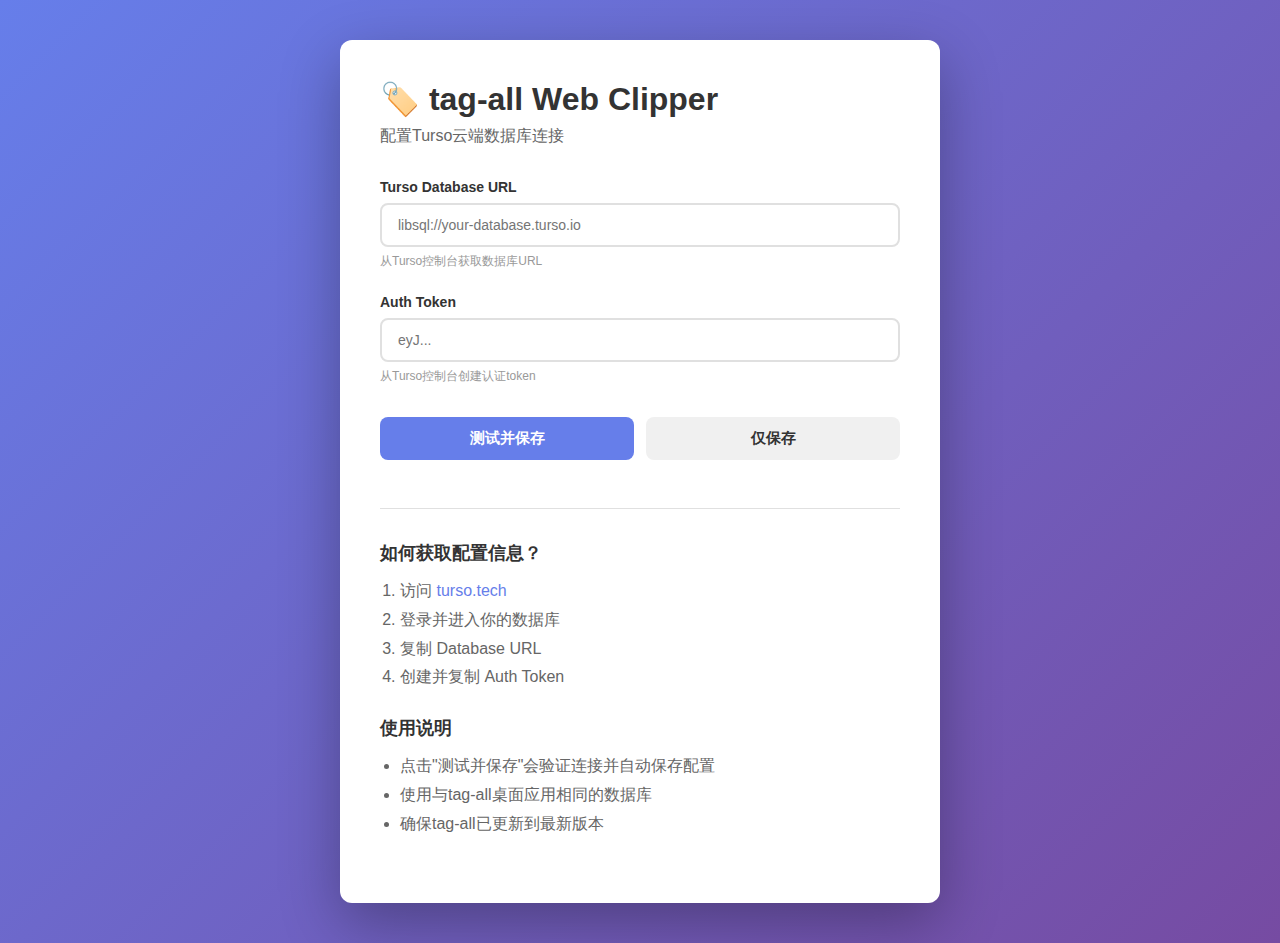
<file: firefox-extension/config/config.html>
<!DOCTYPE html>
<html>

<head>
  <meta charset="utf-8">
  <title>tag-all Web Clipper 配置</title>
  <link rel="stylesheet" href="config.css">
</head>

<body>
  <div class="container">
    <h1>🏷️ tag-all Web Clipper</h1>
    <p class="subtitle">配置Turso云端数据库连接</p>

    <div class="form-section">
      <label for="turso-url">Turso Database URL</label>
      <input type="text" id="turso-url" placeholder="libsql://your-database.turso.io" autocomplete="off">
      <small>从Turso控制台获取数据库URL</small>
    </div>

    <div class="form-section">
      <label for="turso-token">Auth Token</label>
      <input type="password" id="turso-token" placeholder="eyJ..." autocomplete="off">
      <small>从Turso控制台创建认证token</small>
    </div>

    <div class="buttons">
      <button id="test" class="btn-primary">测试并保存</button>
      <button id="save" class="btn-secondary">仅保存</button>
    </div>

    <div id="status" class="status hidden"></div>

    <div class="help">
      <h3>如何获取配置信息？</h3>
      <ol>
        <li>访问 <a href="https://turso.tech" target="_blank">turso.tech</a></li>
        <li>登录并进入你的数据库</li>
        <li>复制 Database URL</li>
        <li>创建并复制 Auth Token</li>
      </ol>

      <h3>使用说明</h3>
      <ul>
        <li>点击"测试并保存"会验证连接并自动保存配置</li>
        <li>使用与tag-all桌面应用相同的数据库</li>
        <li>确保tag-all已更新到最新版本</li>
      </ul>
    </div>
  </div>

  <script src="../lib/libsql-client.js"></script>
  <script src="config.js"></script>
</body>

</html>
</file>
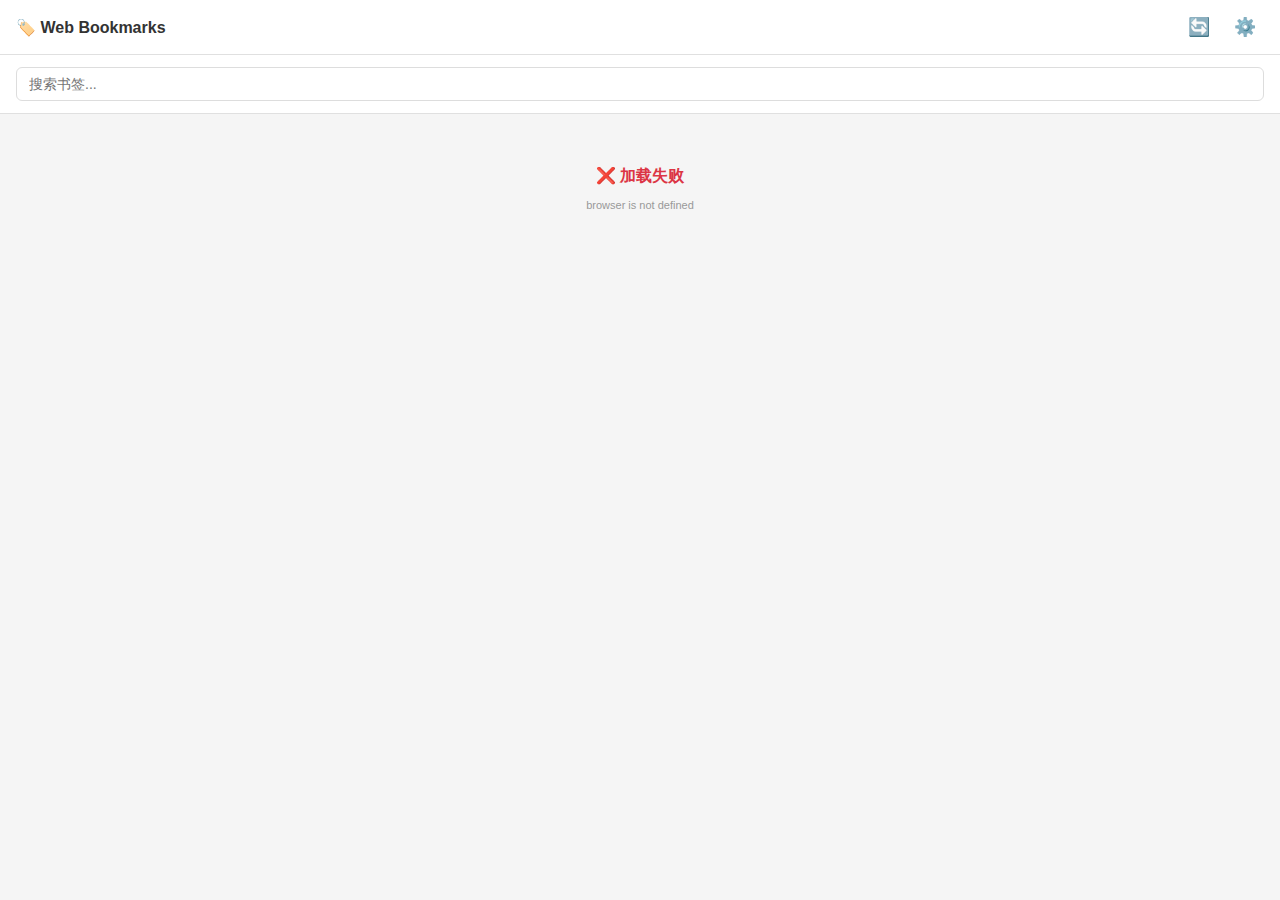
<file: firefox-extension/sidebar/sidebar.html>
<!DOCTYPE html>
<html>

<head>
    <meta charset="utf-8">
    <title>Web Bookmarks</title>
    <link rel="stylesheet" href="sidebar.css">
</head>

<body>
    <div class="header">
        <h2>🏷️ Web Bookmarks</h2>
        <div class="actions">
            <button id="refresh" title="刷新">🔄</button>
            <button id="settings" title="设置">⚙️</button>
        </div>
    </div>

    <div class="search-box">
        <input type="text" id="search" placeholder="搜索书签...">
    </div>

    <div id="list" class="list">
        <div class="loading">加载中...</div>
    </div>

    <script src="../lib/libsql-client.js"></script>
    <script src="sidebar.js"></script>
</body>

</html>
</file>
<file: firefox-extension/config/config.css>
/* config.css - 配置页面样式 */

* {
    margin: 0;
    padding: 0;
    box-sizing: border-box;
}

body {
    font-family: -apple-system, BlinkMacSystemFont, 'Segoe UI', Roboto, Oxygen, Ubuntu, Cantarell, sans-serif;
    background: linear-gradient(135deg, #667eea 0%, #764ba2 100%);
    min-height: 100vh;
    padding: 40px 20px;
}

.container {
    max-width: 600px;
    margin: 0 auto;
    background: white;
    border-radius: 12px;
    padding: 40px;
    box-shadow: 0 20px 60px rgba(0, 0, 0, 0.3);
}

h1 {
    font-size: 32px;
    margin-bottom: 8px;
    color: #333;
}

.subtitle {
    color: #666;
    margin-bottom: 32px;
    font-size: 16px;
}

.form-section {
    margin-bottom: 24px;
}

label {
    display: block;
    font-weight: 600;
    margin-bottom: 8px;
    color: #333;
    font-size: 14px;
}

input {
    width: 100%;
    padding: 12px 16px;
    border: 2px solid #e0e0e0;
    border-radius: 8px;
    font-size: 14px;
    transition: border-color 0.2s;
}

input:focus {
    outline: none;
    border-color: #667eea;
}

small {
    display: block;
    margin-top: 6px;
    color: #999;
    font-size: 12px;
}

.buttons {
    display: flex;
    gap: 12px;
    margin-top: 32px;
}

button {
    flex: 1;
    padding: 12px 24px;
    border: none;
    border-radius: 8px;
    font-size: 15px;
    font-weight: 600;
    cursor: pointer;
    transition: all 0.2s;
}

.btn-primary {
    background: #667eea;
    color: white;
}

.btn-primary:hover {
    background: #5568d3;
    transform: translateY(-2px);
    box-shadow: 0 4px 12px rgba(102, 126, 234, 0.4);
}

.btn-secondary {
    background: #f0f0f0;
    color: #333;
}

.btn-secondary:hover {
    background: #e0e0e0;
}

.status {
    margin-top: 20px;
    padding: 12px 16px;
    border-radius: 8px;
    font-size: 14px;
    transition: opacity 0.3s;
}

.status.hidden {
    display: none;
}

.status.success {
    background: #d4edda;
    color: #155724;
    border-left: 4px solid #28a745;
}

.status.error {
    background: #f8d7da;
    color: #721c24;
    border-left: 4px solid #dc3545;
}

.status.info {
    background: #d1ecf1;
    color: #0c5460;
    border-left: 4px solid #17a2b8;
}

.help {
    margin-top: 48px;
    padding-top: 32px;
    border-top: 1px solid #e0e0e0;
}

.help h3 {
    font-size: 18px;
    margin-bottom: 12px;
    color: #333;
}

.help ol,
.help ul {
    margin-left: 20px;
    margin-bottom: 24px;
    color: #666;
    line-height: 1.8;
}

.help a {
    color: #667eea;
    text-decoration: none;
}

.help a:hover {
    text-decoration: underline;
}
</file>
<file: firefox-extension/sidebar/sidebar.css>
/* sidebar.css - 侧边栏样式 */

* {
    margin: 0;
    padding: 0;
    box-sizing: border-box;
}

body {
    font-family: -apple-system, BlinkMacSystemFont, 'Segoe UI', Roboto, sans-serif;
    background: #f5f5f5;
    overflow-x: hidden;
}

.header {
    display: flex;
    justify-content: space-between;
    align-items: center;
    padding: 12px 16px;
    background: white;
    border-bottom: 1px solid #e0e0e0;
    position: sticky;
    top: 0;
    z-index: 10;
}

.header h2 {
    font-size: 16px;
    font-weight: 600;
    margin: 0;
    color: #333;
}

.actions {
    display: flex;
    gap: 8px;
}

.actions button {
    background: none;
    border: none;
    font-size: 18px;
    cursor: pointer;
    padding: 4px 8px;
    border-radius: 4px;
    transition: background 0.2s;
}

.actions button:hover {
    background: #f0f0f0;
}

.search-box {
    padding: 12px 16px;
    background: white;
    border-bottom: 1px solid #e0e0e0;
}

.search-box input {
    width: 100%;
    padding: 8px 12px;
    border: 1px solid #ddd;
    border-radius: 6px;
    font-size: 14px;
}

.search-box input:focus {
    outline: none;
    border-color: #667eea;
}

.list {
    padding: 12px;
}

.item {
    background: white;
    padding: 12px;
    margin-bottom: 8px;
    border-radius: 8px;
    cursor: pointer;
    transition: all 0.2s;
    border: 1px solid transparent;
}

.item:hover {
    box-shadow: 0 2px 8px rgba(0, 0, 0, 0.1);
    border-color: #667eea;
    transform: translateY(-2px);
}

.title {
    font-size: 14px;
    font-weight: 500;
    margin-bottom: 6px;
    color: #333;
    line-height: 1.4;
}

.summary {
    font-size: 12px;
    color: #666;
    margin-bottom: 6px;
    line-height: 1.5;
    display: -webkit-box;
    -webkit-line-clamp: 2;
    -webkit-box-orient: vertical;
    overflow: hidden;
}

.meta {
    font-size: 11px;
    color: #999;
}

.loading,
.empty-state,
.error {
    padding: 40px 20px;
    text-align: center;
    color: #666;
}

.empty-state p {
    font-size: 16px;
    margin-bottom: 12px;
}

.empty-state small {
    font-size: 12px;
    color: #999;
}

.empty-state button {
    margin-top: 16px;
    padding: 8px 16px;
    background: #667eea;
    color: white;
    border: none;
    border-radius: 6px;
    cursor: pointer;
    font-size: 14px;
}

.empty-state button:hover {
    background: #5568d3;
}

.error p {
    color: #dc3545;
    font-weight: 600;
    margin-bottom: 8px;
}

.error small {
    font-size: 11px;
    color: #999;
}
</file>
